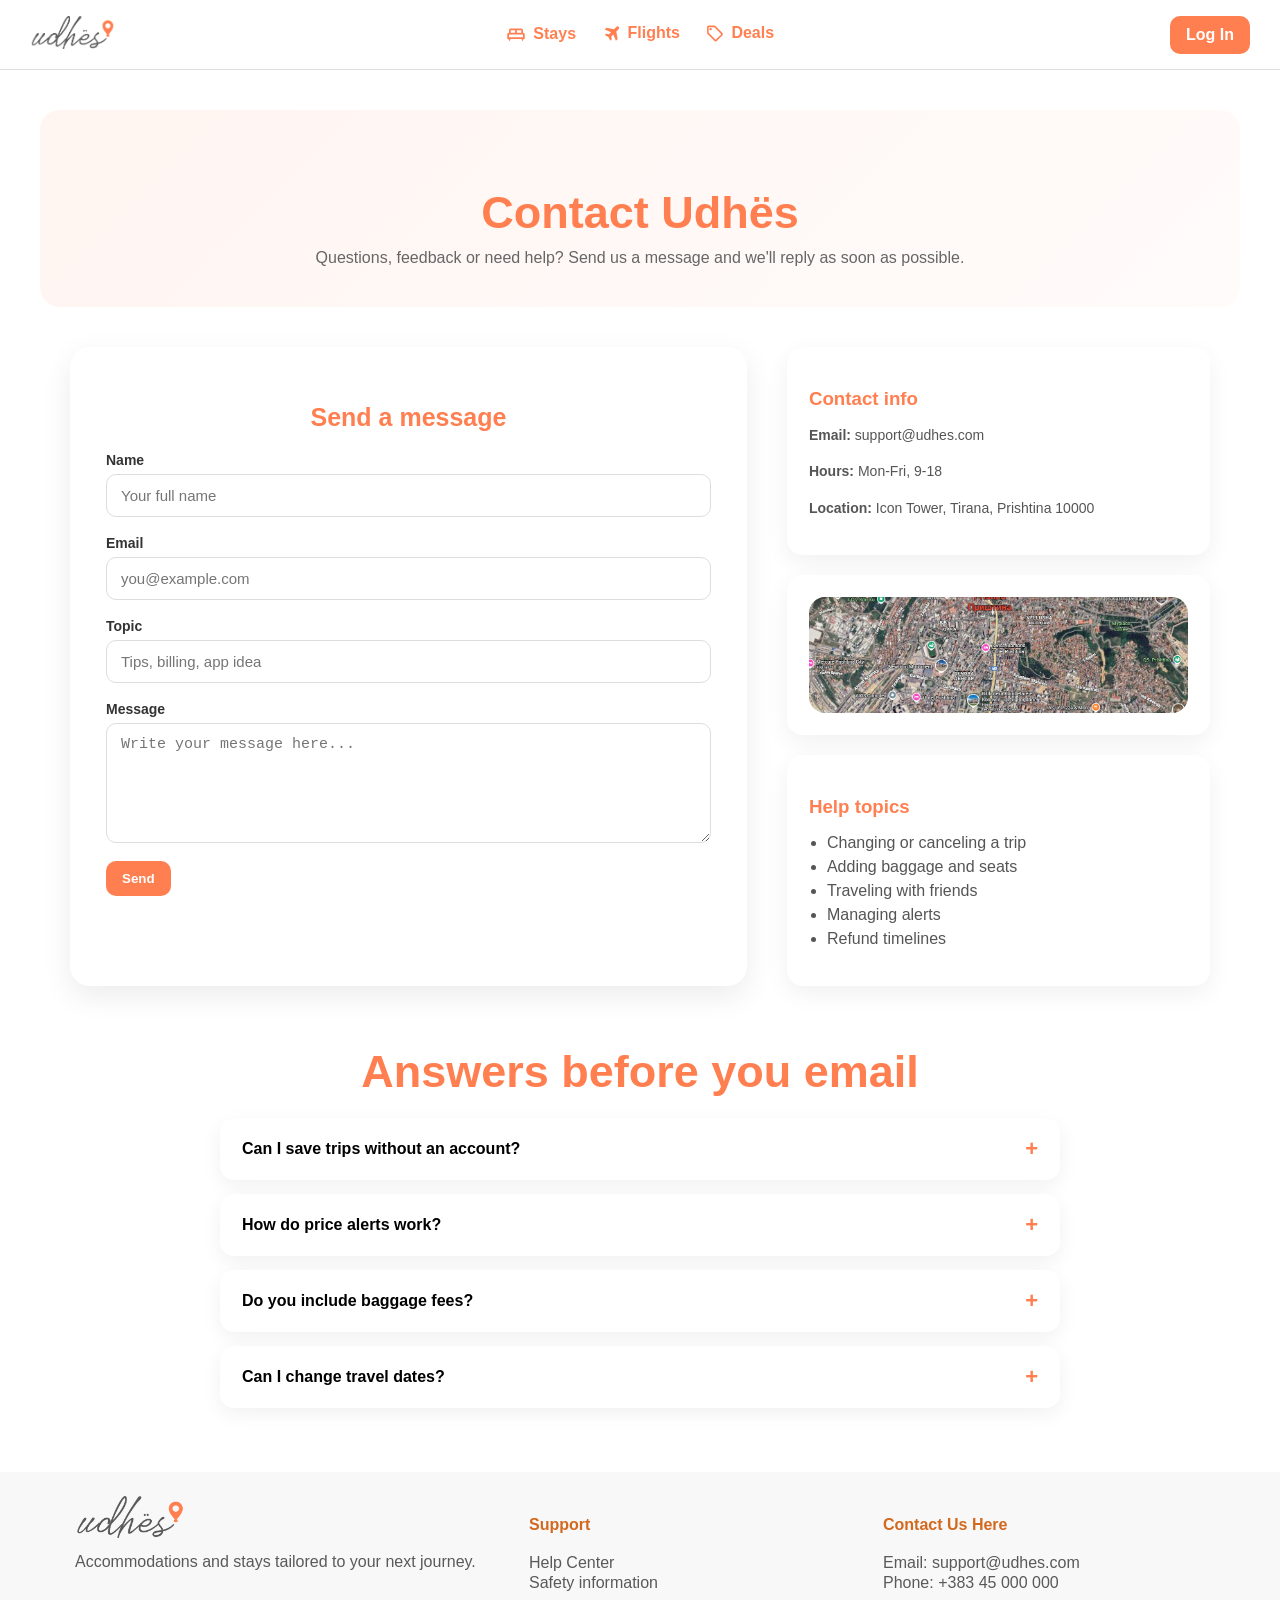
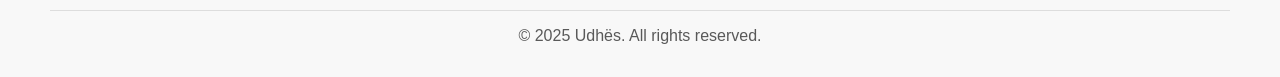
<file: html/contact.html>
<!DOCTYPE html>
<html lang="en">
<head>
    <meta charset="UTF-8">
    <title>Udhës | Contact</title>
    <meta name="viewport" content="width=device-width, initial-scale=1.0">

    <link rel="stylesheet" href="/css/general.css">
    <link rel="stylesheet" href="/css/deals.css">
    <link rel="stylesheet" href="/css/contact.css">
</head>
<body>

<div class="header">
    <div class="left-section">
        <a href="home.html"><img src="/images/udhes.png" id="logo"></a>
    </div>

    <div class="middle-section">
        <a href="home.html">
            <button class="middle-button" id="stys-button">
                <img src="/images/bed.svg" id="stays-icon">
                Stays
            </button>
        </a>
        <a href="flights.html">
            <button class="middle-button" id="flights-button">
                <img src="/images/plane.svg" id="flights-icon">
                Flights
            </button>
        </a>
        <a href="deals.html">
            <button class="middle-button" id="deas-button">
                <img src="/images/tag.svg" id="deals-icon">
                Deals
            </button>
        </a>
    </div>

    <div class="right-section">
        <a href="/html/login.html" class="login-button">Log In</a>
    </div>
</div>

<section class="contact-hero">
    <h1 class="featured-title">Contact Udhës</h1>
    <p class="deals-intro">Questions, feedback or need help? Send us a message and we'll reply as soon as possible.</p>
</section>

<section class="contact-grid">
    <div class="contact-form">
        <h2>Send a message</h2>
        <form id="contact-form">
            <div class="contact-field">
                <label for="c_name">Name</label>
                <input id="c_name" type="text" placeholder="Your full name">
            </div>

            <div class="contact-field">
                <label for="c_email">Email</label>
                <input id="c_email" type="email" placeholder="you@example.com">
            </div>

            <div class="contact-field">
                <label for="c_topic">Topic</label>
                <input id="c_topic" type="text" placeholder="Tips, billing, app idea">
            </div>

            <div class="contact-field">
                <label for="c_message">Message</label>
                <textarea id="c_message" placeholder="Write your message here..."></textarea>
            </div>

            <div class="contact-actions">
                <button type="submit" class="login-button" style="border: 0;">Send</button>
            </div>
        </form>
    </div>

    <aside class="contact-side">
        <div class="card">
            <h3><b>Contact info</b></h3>
            <p><b>Email:</b> support@udhes.com</p>
            <p><b>Hours:</b> Mon-Fri, 9-18</p>
            <p><b>Location:</b> Icon Tower, Tirana, Prishtina 10000</p>
        </div>

        <div class="card map-card">
            <img src="/images/map.png" alt="our location map" class="map-image">
        </div>

        <div class="card">
            <h3>Help topics</h3>
            <ul class="help-list">
                <li>Changing or canceling a trip</li>
                <li>Adding baggage and seats</li>
                <li>Traveling with friends</li>
                <li>Managing alerts</li>
                <li>Refund timelines</li>
            </ul>
        </div>
    </aside>
</section>
<section class="contact-faq">
    <h2 class="featured-title" style="color: #ff7f50;">Answers before you email</h2>

    <div class="faq-item">
        <button class="faq-question">
            Can I save trips without an account?
            <span>+</span>
        </button>
        <div class="faq-answer">
            Yes! But saving trips across devices requires an account.
        </div>
    </div>

    <div class="faq-item">
        <button class="faq-question">
            How do price alerts work?
            <span>+</span>
        </button>
        <div class="faq-answer">
            Create an alert and we’ll notify you by email when prices change.
        </div>
    </div>

    <div class="faq-item">
        <button class="faq-question">
            Do you include baggage fees?
            <span>+</span>
        </button>
        <div class="faq-answer">
            Some deals include baggage; always check the deal details.
        </div>
    </div>

    <div class="faq-item">
        <button class="faq-question">
            Can I change travel dates?
            <span>+</span>
        </button>
        <div class="faq-answer">
            Date changes depend on the provider and deal rules.
        </div>
    </div>
</section>


<footer class="site-footer">
    <div class="footer-content">
        <div class="footer-brand">
            <img src="/images/udhes.png" alt="Udhës logo" class="footer-logo">
            <p class="footer-motto">Accommodations and stays tailored to your next journey.</p>
        </div>

        <div class="footer-section">
            <a href="/html/contact.html"><h2>Support</h2></a>
            <p>Help Center</p>
            <p>Safety information</p>
        </div>

        <div class="footer-section">
            <a href="/html/contact.html"  class="contact-btn"><h2>Contact Us Here</h2></a>
            <p>Email: support@udhes.com</p>
            <p>Phone: +383 45 000 000</p>
            
        </div>
    </div>
    <hr class="footer-divider">

    <div class="footer-bottom">
        <p>© 2025 Udhës. All rights reserved.</p>
    </div>
</footer>

<script src="/js/contact.js"></script>

</body>
</html>
</file>
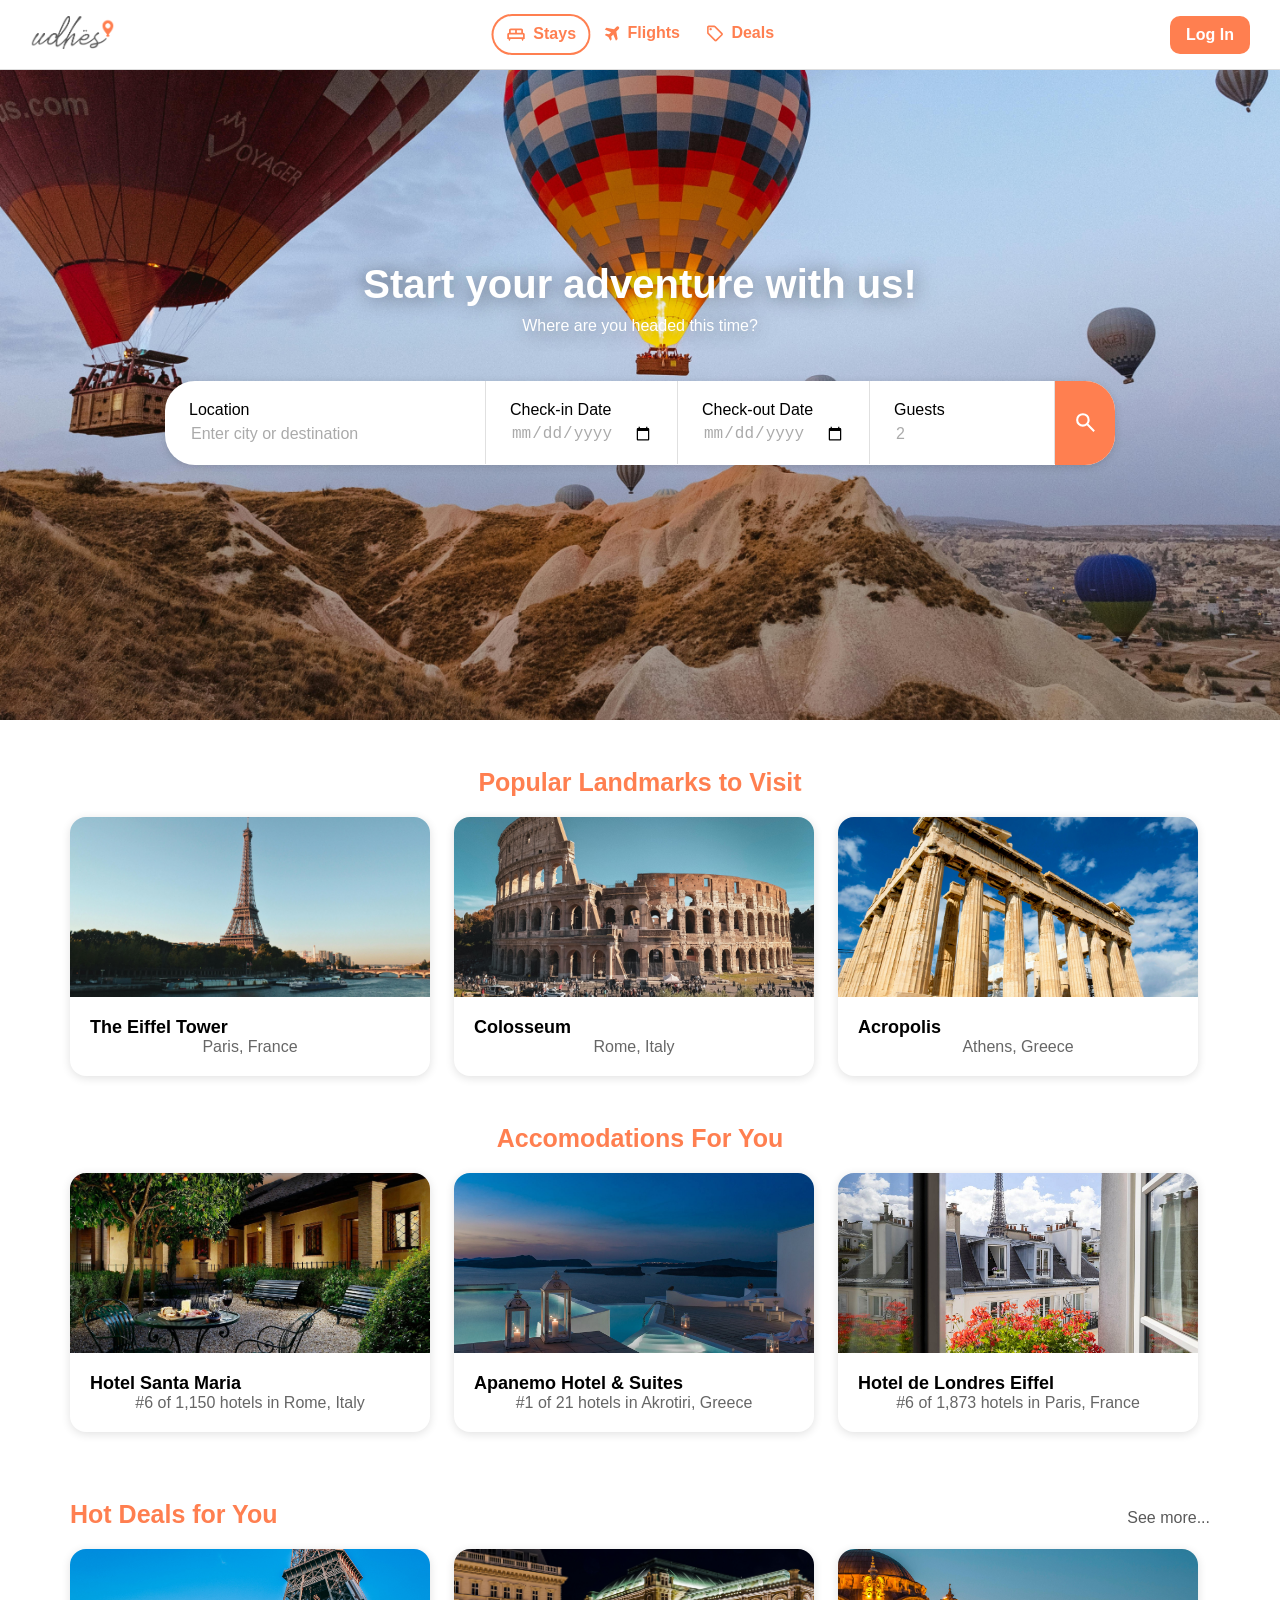
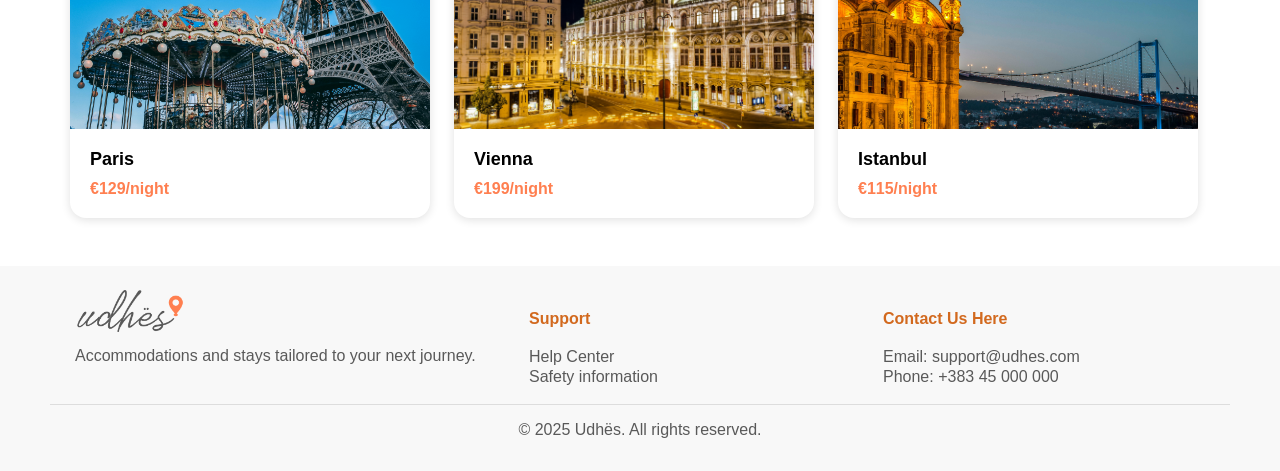
<file: html/home.html>
<!DOCTYPE html>
<html lang="en">
<head>
    <meta charset="UTF-8">
    <meta name="viewport" content="width=device-width, initial-scale=1.0">
    <title>Udhës | Accomodations for you</title>
    <link rel="stylesheet" href="/css/general.css">
    <link rel="stylesheet" href="/css/stays.css">
</head>
<body>
    <div class="header">
        <div class="left-section">
            <a href="home.html" style="text-decoration: none;"><img src="/images/udhes.png" id="logo" ></a>
        </div>

        <div class="middle-section">
            <a href="home.html" style="text-decoration: none;">
            <button class="middle-button" id="stays-button">
                <img src="/images/bed.svg" id="stays-icon">
                <label>Stays</label>
            </button></a>
            <a href="flights.html" style="text-decoration: none;">
            <button class="middle-button" id="flights-button">
                <img src="/images/plane.svg" id="flights-icon"> Flights
            </button></a>
            <a href="deals.html" style="text-decoration: none;">
            <button class="middle-button" id="deals-button">
                <img src="/images/tag.svg" id="deals-icon"> Deals
            </button></a>
        </div>

        <div class="right-section">
            <a href="/html/login.html" class="login-button" >Log In</a>
        </div>
    </div>
</div>

    <div class="slideshow-container">
        <div class="inner-container">
            <div class="intro-text">
                <h1>Start your adventure with us!</h1>
                <p>Where are you headed this time?</p>
            </div>
            <div class="search-box">
                <div class="search-field" id="location-field">
                    <label>Location</label>
                    <input type="text" id="locationInput" placeholder="Enter city or destination">
                </div>
                <div class="search-field">
                    <label>Check-in Date</label>
                    <input type="date" id="checkinInput">
                </div>
                <div class="search-field">
                    <label>Check-out Date</label>
                    <input type="date" id="checkoutInput">
                </div>
                <div class="search-field">
                    <label>Guests</label>
                    <input type="number" id="guestsInput" min="1" value="2" size="5">
                    </div>
                <button class="search-button" onclick="searchProperties()">Search</button>
            </div>
        </div> 
    </div>

    <section class="featured-section">
        <h2>Popular Landmarks to Visit</h2>

        <div class="featured-grid">
            <div class="featured-card">
                <img src="/images/eiffeltower.jpg" class="featured-image">
                <div class="featured-info">
                    <h3>The Eiffel Tower</h3>
                    <p>Paris, France</p>
                </div>
            </div>

            <div class="featured-card">
                <img src="/images/colosseum.jpg" class="featured-image">
                <div class="featured-info">
                    <h3>Colosseum</h3>
                    <p class="location">Rome, Italy</p>
                </div>
            </div>

            <div class="featured-card">
                <img src="/images/acropolis.jpg" class="featured-image">
                <div class="featured-info">
                    <h3>Acropolis</h3>
                    <p>Athens, Greece</p>
                </div>
            </div>
        </div>
    </section>

    <section class="featured-section">
        <h2>Accomodations For You</h2>

        <div class="featured-grid">
            <div class="featured-card">
                <img src="/images/hotel1.jpg" class="featured-image">
                <div class="featured-info">
                    <h3>Hotel Santa Maria</h3>
                    <p class="location">#6 of 1,150 hotels in Rome, Italy</p>
                </div>
            </div>

            <div class="featured-card">
                <img src="/images/hotel2.jpg" class="featured-image">
                <div class="featured-info">
                    <h3>Apanemo Hotel & Suites</h3>
                    <p class="location">#1 of 21 hotels in Akrotiri, Greece</p>
                </div>
            </div>

            <div class="featured-card">
                <img src="/images/hotel3.jpg" class="featured-image">
                <div class="featured-info">
                    <h3>Hotel de Londres Eiffel</h3>
                    <p class="location">#6 of 1,873 hotels in Paris, France</p>
                </div>
            </div>
        </div>
    </section>

    <section class="featured-section">
        <div class="deals-title">
            <h2 class="deals-title">Hot Deals for You</h2>
            <a href="/html/deals.html">See more...</a>
        </div>

        <div class="featured-grid">
            <div class="featured-card">
                <img src="/images/paris2.jpg" class="featured-image">
                <div class="featured-info">
                    <h3>Paris</h3>
                    <h4 class="price">€129/night</h4>
                </div>
            </div>

            <div class="featured-card">
                <img src="/images/vienna.jpg" class="featured-image">
                <div class="featured-info">
                    <h3>Vienna</h3>
                    <h4 class="price">€199/night</h4>
                </div>
            </div>

            <div class="featured-card">
                <img src="/images/istanbul.jpg" class="featured-image">
                <div class="featured-info">
                    <h3>Istanbul</h3>
                    <h4 class="price">€115/night</h4>
                </div>
            </div>
        </div>
    </section>
    
    <footer class="site-footer">
        <div class="footer-content">
            <div class="footer-brand">
                <img src="/images/udhes.png" alt="Udhës logo" class="footer-logo">
                <p class="footer-motto">Accommodations and stays tailored to your next journey.</p>
            </div>

            <div class="footer-section">
                <a href="/html/contact.html" style="text-decoration: none;"><h2>Support</h2></a>
                <p>Help Center</p>
                <p>Safety information</p>
            </div>

            <div class="footer-section">
                <a href="/html/contact.html"  class="contact-btn" style="text-decoration: none;"><h2>Contact Us Here</h2></a>
                <p>Email: support@udhes.com</p>
                <p>Phone: +383 45 000 000</p>
            </div>
        </div>
        <hr class="footer-divider">

        <div class="footer-bottom">
            <p>© 2025 Udhës. All rights reserved.</p>
        </div>
    </footer>

</body>
</html>
</file>
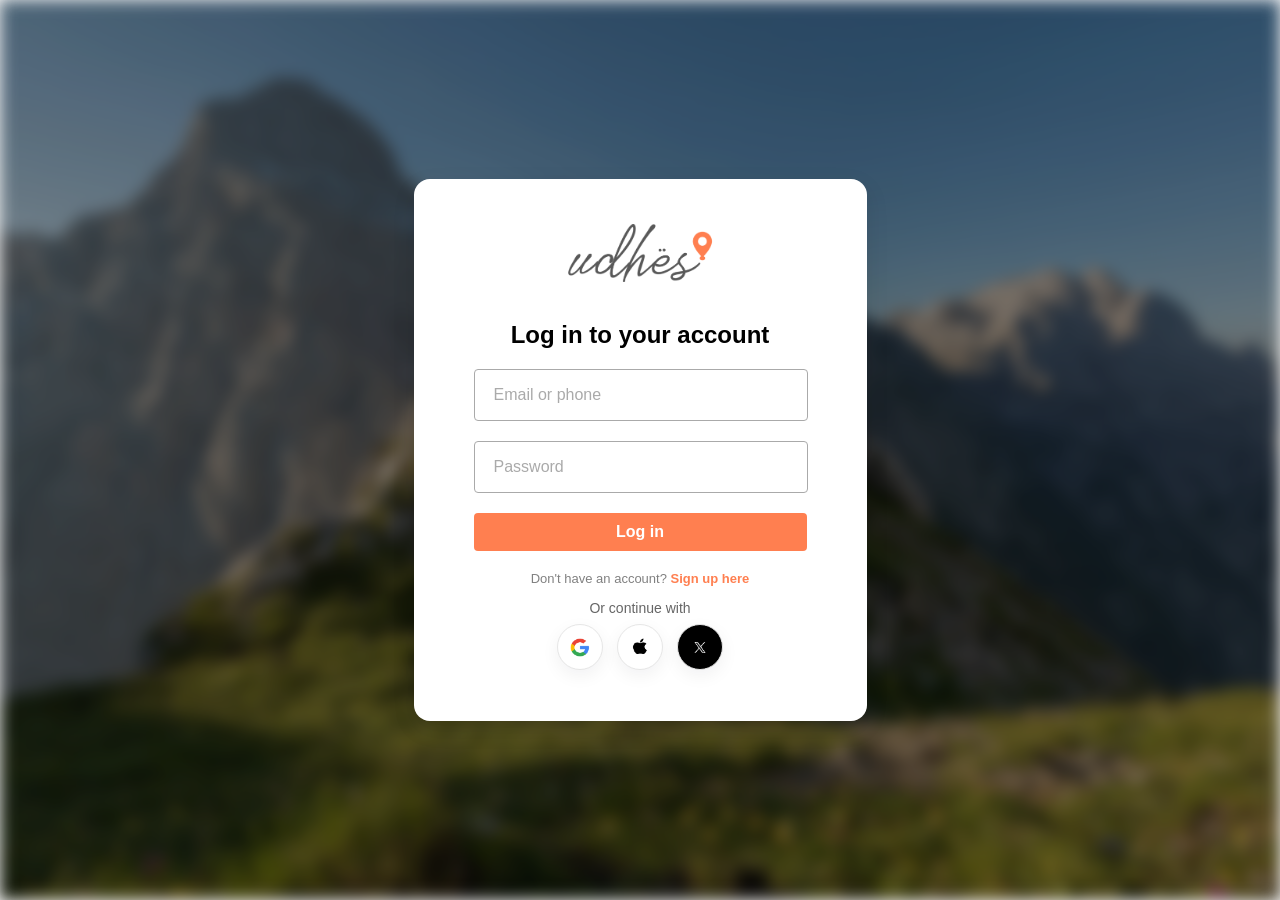
<file: html/login.html>
<!DOCTYPE html>
<html>
<head>
  <meta charset="UTF-8">
  <meta name="viewport" content="width=device-width, initial-scale=1.0">
  <title>Log In</title>  
  <link rel="stylesheet" href="/css/login.css">
</head>
<body>  
<div class="container">
  <div class="auth-container">
    <img src="/images/udhes.png" id="logo" >
    <h2>Log in to your account</h2>
    <form id="login-form">
        <div class="field">
            <input type="email" placeholder=" " id="email" required>
            <label for="email">Email or phone</label>
        </div>
        <div class="field">
            <input type="password" placeholder=" " id="loginPassword" required>
            <label for="email">Password</label>
        </div>
        <button class="login-button" type="submit">
          Log in
        </button>
        <p class="form-warning" id="formWarning"></p>
        <p class="signup-link">Don't have an account? <a href="/html/signup.html">Sign up here</a></p>
          <div class="social-login">
              <div class="social-label">Or continue with</div>
              <div class="social-row">
                  <button type="button" class="social-btn google" aria-label="Continue with Google"><img src="/images/google.png" alt="Google"></button>
                  <button type="button" class="social-btn apple" aria-label="Continue with Apple"><img src="/images/apple.jpg" alt="Apple"></button>
                  <button type="button" class="social-btn x" aria-label="Continue with X"><img src="/images/x.png" alt="X"></button>
              </div>
          </div>
    </form>
  </div>
</div>

  <script src="/js/auth.js"></script>

  </body>
  </html>
</file>
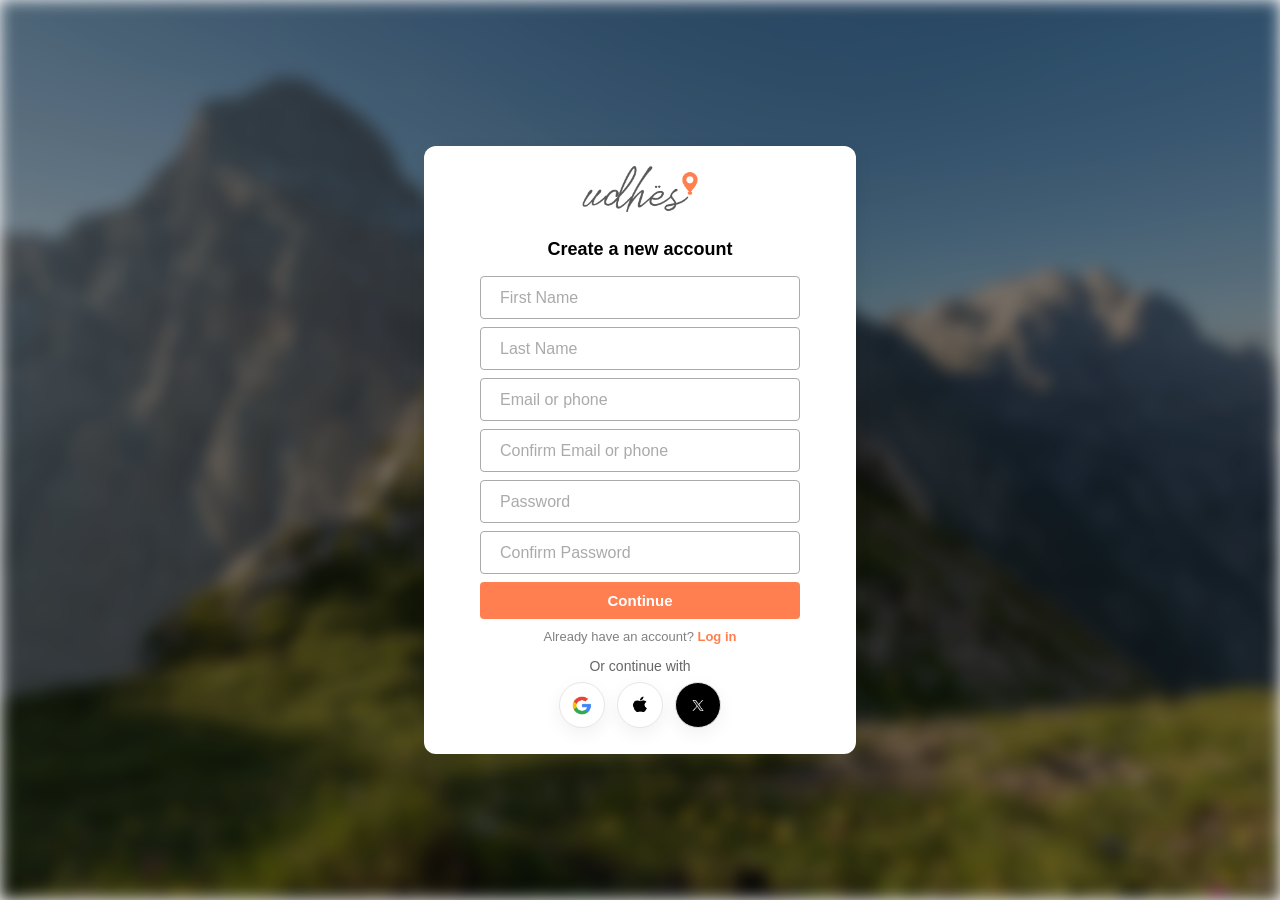
<file: html/signup.html>
<!DOCTYPE html>
<html lang="en">
<head>
    <meta charset="UTF-8">
    <meta name="viewport" content="width=device-width, initial-scale=1.0">
    <title>Sign up</title>
    <link rel="stylesheet" href="/css/login.css">
</head>
<body>
    <div class="container">
    <div class="auth-container compact">
        <img src="/images/udhes.png" id="logo" >
        <h2>Create a new account</h2>
        <form id="signup-form" novalidate>
            <div class="field">
                <input type="text" placeholder=" " id="firstName" required>
                <label for="firstName">First Name</label>
            </div>
            <div class="field">
                <input type="text" placeholder=" " id="lastName" required>
                <label for="lastName">Last Name</label>
            </div>
            <div class="field">
                <input type="email" placeholder=" " id="contact" required>
                <label for="contact">Email or phone</label>
            </div>
            <div class="field">
                <input type="email" placeholder=" " id="contactConfirm" required>
                <label for="contactConfirm">Confirm Email or phone</label>
            </div>
            <div class="field">
                <input type="password" placeholder=" " id="signupPassword" required>
                <label for="signupPassword">Password</label>
            </div>
            <div class="field">
                <input type="password" placeholder=" " id="signupPasswordConfirm" required>
                <label for="signupPasswordConfirm">Confirm Password</label>
            </div>
            <button class="login-button" type="submit">
            Continue
            </button>
            <p class="form-warning" id="formWarning"></p>
            <p class="signup-link">Already have an account? <a href="/html/login.html">Log in</a></p>
          <div class="social-login">
              <div class="social-label">Or continue with</div>
              <div class="social-row">
                  <button type="button" class="social-btn google" aria-label="Continue with Google"><img src="/images/google.png" alt="Google"></button>
                  <button type="button" class="social-btn apple" aria-label="Continue with Apple"><img src="/images/apple.jpg" alt="Apple"></button>
                  <button type="button" class="social-btn x" aria-label="Continue with X"><img src="/images/x.png" alt="X"></button>
              </div>
          </div>
        </form>
        <script src="/js/auth.js"></script>
    </div>
    </div>
</body>
</html>
</file>
<file: css/general.css>
body {
    font-family: Arial, sans-serif;
    background-color: white;
    margin: 0;
}

.header {
    position: relative;
    height: 70px;
    display: flex;
    align-items: center;
    padding: 0 30px;
    border-bottom: 1px solid #ddd;
}

.left-section {
    width: fit-content;
}

#logo {
    width: 85px;
}


.right-section {
    width: fit-content;
    margin-left: auto;
    display: flex;
    align-items: center;
    vertical-align: middle;
}

.middle-section {
    min-width: 295px;
    position: absolute;
    justify-content: center;
    left: 50%;
    transform: translateX(-50%);
    display: flex;
    gap: 2px;
}

#flights-icon, #deals-icon {
    margin-right: 2px;
    height: 19px;
    vertical-align: middle;
}

#stays-icon {
    margin-right: 2px;
    height: 21px;
    vertical-align: middle;
}


.middle-button {
    font-size: 16px;
    background-color: white;
    color: #ff7f50;
    font-weight: bold;
    border: none; 
    border-radius: 20px;
    cursor: pointer;
    padding: 8px 12px;
    transition: background-color 0.15s, color 0.15s;

    display: inline;
    align-content: center;
    vertical-align: middle;
}

.middle-button:hover {
    background-color: rgba(0, 0, 0, 0.05);
}

.login-button {
    background: #ff7f50;
    color: white;
    border-radius: 10px;
    padding: 10px 16px;
    font-weight: bold;
    display: inline-block;
    text-decoration: none;
}

.middle-button a {
    color: white;
}

*{
    box-sizing: border-box;
}

.inner-container {
    padding: 31px;
}

.search-box {
    background-color: white;
    border-radius: 30px;
    display: flex;
    align-items: center;
    max-width: 1100px;
    box-shadow: 0 2px 8px rgba(0, 0, 0, 0.15);
    overflow: hidden;
    margin: 0 auto 90px auto;
}

.search-field {
    display: flex;
    flex-direction: column;
    flex: 1;
    padding: 20px 24px;
    border-right: 1px solid #e0e0e0;
    transition: background-color 0.2s;
    width: fit-content;
}

#location-field {
    flex: 2;
    flex-shrink: 0.5;
}

#guests-field {
    flex: 0.5;
}

.search-field:hover {
    background-color: rgba(0, 0, 0, 0.02);
}

.search-field label {
    font-size: 16px;
    color: black;
    margin-bottom: 5px;
    font-weight: 500;
}

.search-field input {
    border: none;
    font-size: 16px;
    background: transparent;
    color: #aaa;
    width: 100%;
}

.search-field input::placeholder {
    color: #aaa;
}

.search-field input:focus {
    outline: none;
    color: black;
}

.search-button {
    width: 60px;
    height: 83.8px;
    min-width: fit-content;
    padding: 0;
    background: #ff7f50;
    color: white;
    border: none;
    font-size: 0;
    font-weight: 500;
    cursor: pointer;
    transition: background 0.3s ease;
    display: flex;
    align-items: center;
    justify-content: flex-end;
    position: relative;
    background-image: url(../images/search-icon.svg);
    background-repeat: no-repeat;
    background-position: center;
    background-size: 25px 25px;
}

.search-btn:hover {
    background-color: #ff7f50;
}

.search-group-bottom {
    display: flex;
    width: auto;
    flex: 1.5;
}

#guests-field {
    flex: 1; 
    border-right: none; 
}

@media (max-width: 810px) {
    .search-box {
        flex-direction: column;
        max-width: 500px;
    }

    .search-field {
        width: 100%;
        border-right: none;
        border-bottom: 1px solid #e0e0e0;
    }
    
    .search-group-bottom {
        display: flex;
        width: 100%;
        align-items: center;
    }

    #guests-field {
        flex: 1; 
        border-bottom: none;
    }

    .search-button {
        width: 55px;
        height: 55px;
        margin-right: 15px;
        flex-shrink: 0;
        border-radius: 100%;
    }

    #from-to {
        display: flex;
        flex-direction: row;
    }
}

.intro-text {
    color: white;
    text-align: center;
    text-shadow: 1px 1px 20px rgba(0, 0, 0, 0.5);
}

.featured-section {
    
    max-width: 1200px;
    margin: 40px auto;
    padding: 0 40px;
}

.featured-title {
    font-size: 25px;
    margin-bottom: 20px;
    color:#ff7f50;
}

.featured-grid.accomodations{
    display: flex;
    gap: 25px;
    max-width: 1130px;
    align-items: center;
    overflow-x: auto;
    scroll-behavior: smooth;
    anchor-name: --carousel1;
    scroll-snap-type: x mandatory;
}

.featured-grid.flights {
    display: flex;
    gap: 25px;
    max-width: 1130px;
    align-items: center;
    overflow-x: auto;
    scroll-behavior: smooth;
    anchor-name: --carousel2;
}

.featured-grid.accomodations::-webkit-scrollbar,
.featured-grid.flights::-webkit-scrollbar  {
    display: none;
}

.featured-grid.accomodations::scroll-button(right){
    content: '\2192';
    border: none;
    font-size: 20px;
    color: white;
    background-color: #ff7f50;
    height: 50px;
    width: 50px;
    border-radius: 50%;
    padding: 10px;
    cursor: pointer;
    position: fixed;
    position-anchor: --carousel1;
    position-area: right center;
    translate: -50%;
}

.featured-grid.flights::scroll-button(right) {
    content: '\2192';
    border: none;
    font-size: 20px;
    color: white;
    background-color: #ff7f50;
    height: 50px;
    width: 50px;
    border-radius: 50%;
    padding: 10px;
    cursor: pointer;
    position: fixed;
    position-anchor: --carousel2;
    position-area: right center;
    translate: -50%;
}

.featured-grid.accomodations::scroll-button(left){
    content: '\2190';
    border: none;
    font-size: 20px;
    color: white;
    background-color: #ff7f50;
    height: 50px;
    width: 50px;
    border-radius: 50%;
    padding: 10px;
    cursor: pointer;
    position: fixed;
    position-anchor: --carousel1;
    position-area: left center;
    translate: 50%;
}

.featured-grid.flights::scroll-button(left){
    content: '\2190';
    border: none;
    font-size: 20px;
    color: white;
    background-color: #ff7f50;
    height: 50px;
    width: 50px;
    border-radius: 50%;
    padding: 10px;
    cursor: pointer;
    position: fixed;
    position-anchor: --carousel2;
    position-area: left center;
    translate: 50%;
}

.featured-grid::scroll-button(right):disabled,
.featured-grid::scroll-button(left):disabled {
    opacity: 0.5;
    cursor: auto;
}

.featured-card {
    scroll-snap-align: start;
    border-radius: 16px;
    min-width: 360px;
    overflow: hidden;
    box-shadow: 0 2px 10px rgba(0, 0, 0, 0.12);
    background-color: white;
    cursor: pointer;
    transition: transform 0.2s, box-shadow 0.2s;
    flex: 0 0 5em;
}

.featured-image {
    width: 100%;
    height: 180px;
    object-fit: cover;
    display: block;
}

.featured-info {
    padding: 20px;
}

.featured-info h3 {
    margin: 0;
    font-size: 18px;
}

.deals-title a {
    margin: 0;
    font-size: 16px;
    color: #595959;
    text-decoration: none;
}

.deals-title, .flight-title {
    display: flex;
    justify-content: space-between;
    align-items: baseline;
}

.featured-grid {
    display: flex;
    gap: 24px;
}

.featured-card:hover {
    transform: translateY(-5px);
    box-shadow: 0 8px 22px rgba(0,0,0,0.16);
}

.featured-image {
    width: 100%;
    height: 180px;
    object-fit: cover;
}

.featured-info {
    padding: 20px;
}

.featured-info img {
    width: 80px;
    height: 80px;
    object-fit: cover;
    border-radius: 50%;
    display: block;
    margin: 0 auto 14px;
}

.featured-section[style*="background:#fff3ee"] {
    padding: 24px;
}

.site-footer {
    background-color: #f8f8f8;
    padding: 24px 50px 16px 50px;
    margin-top: 40px;
    font-size: 16px;
    color: #595959;
    font-weight: 200;
}

.footer-content {
    max-width: 1130px;
    margin: 0 auto 16px auto;
    display: flex;
    flex-wrap: wrap;
    gap: 32px;
}



.footer-brand {
    flex: 1 1 260px;
}

.footer-logo {
    width: 110px;
    margin-bottom: 8px;
}

.footer-motto {
    margin: 0;
    line-height: 1.5;
}

.footer-section {
    flex: 1 1 160px;
}

.footer-section p, .footer-section h2{
    text-align: left;
}


.footer-section h2{
    color: chocolate;
}
.featured-title {
    font-size: 20px;
}

h2 {
    margin: 20px 0;
    font-size: 16px;
    color: black;
}

.footer-section p {
    margin: 2px 0;
}

.footer-bottom {
    text-align: center;
    margin-bottom: 8px;
}

.footer-divider {
    border: 0;
    border-top: 1px solid #ddd;
    margin: 0;
    width: 100%;
}

.featured-section h1,
.featured-section h2,
.featured-deals h2{
    font-size: 25px;
    color: #ff7f50;
}

.last-minute-deals {
    display: block;
    justify-content: center;
    margin-top: 30px;
    padding: 30px;
    background:#fff3ee;
    border-radius:16px;
    text-align: center;
    max-width: 1200px;
}

.last-minute {
    justify-content: center;
    align-content: center;
    align-items: center;
    margin: 0 auto;
}

@media (max-width: 890px) {
    .user-greeting {
        display: none;
    }
}

@media (max-width: 590px) {
    .middle-button {
        font-size: 0;
        padding: 8px;
    }
    
    .middle-button label {
        display: none;
    }

    .middle-button img {
        margin-right: 0;
        height: 24px;
    }
}

.page-body {
    max-width: 1200px;
    margin: 0 auto;
    padding: 0;
    justify-content: center;
}

.featured-deals{
    display: fit-content;
    margin: 0 auto;
    padding: 0 35px;
}

.deals-container {
    justify-content: center;
    margin: 0 auto;
}

.deals-grid {
    display: flex;
    flex-wrap: wrap;
    justify-content: center;
    gap: 25px;
}

.deal-grid {
    display: flex;
    gap: 25px;
    max-width: 1130px;
    align-items: center;
    overflow-x: auto;
    scroll-behavior: smooth;
    justify-content: flex-start;
    anchor-name: --carousel;
    scroll-snap-type: x mandatory;
}

.deal-grid::-webkit-scrollbar {
    display: none;
}

.deal-grid::scroll-button(right) {
    content: '\2192';
    border: none;
    font-size: 20px;
    color: white;
    background-color: #ff7f50;
    height: 50px;
    width: 50px;
    border-radius: 50%;
    padding: 10px;
    cursor: pointer;
    position: fixed;
    position-anchor: --carousel;
    position-area: right center;
    translate: -50%;
}

.deal-grid::scroll-button(left){
    content: '\2190';
    border: none;
    font-size: 20px;
    color: white;
    background-color: #ff7f50;
    height: 50px;
    width: 50px;
    border-radius: 50%;
    padding: 10px;
    cursor: pointer;
    position: fixed;
    position-anchor: --carousel;
    position-area: left center;
    translate: 50%;
}

.deal-grid::scroll-button(right):disabled,
.deal-grid::scroll-button(left):disabled {
    opacity: 0.5;
    cursor: auto;
}

.description p{
    font-size: 10px;
    justify-content: left;
}

.deal-card {
    background: white;
    border-radius: 18px;
    box-shadow: 0 6px 20px rgba(0,0,0,0.12);
    transition: transform 0.2s, box-shadow 0.2s;
    overflow: hidden;
    flex: 0 1 350px;
}

.deal-card:hover {
    transform: translateY(-6px);
    box-shadow: 0 10px 26px rgba(0,0,0,0.18);
}

.deal-image {
    width: 100%;
    height: 180px;
    object-fit: cover;
}

.deal-body {
    padding: 18px;
}

.price {
    color: #ff7f50;
    font-weight: bold;
    margin: 10px 0 0 0;
}

.deal-bottom {
    display: flex;
    justify-content: space-between;
    margin-top: 14px;
}

.price {
    color: #ff7f50;
    font-weight: bold;
}

h2 {
    text-align: center;
}

.featured-section strong {
    display: block;
    text-align: center;
    margin: 0;
}

.featured-section p {
    margin: 0 25px;
    color: #666666;
    text-align: center;
    font-weight: 200;
}

.flights-grid {
    display: flex;
    flex-wrap: wrap;
    justify-content: center;
    gap: 25px;
}

.featured-cards {
    display: fit-content;
    margin: 0 auto;
    padding: 0 35px;
    justify-content: center;
    overflow-x: auto;
}

.page-body {
    max-width: 1200px;
    margin: 0 auto;
    padding: 0;
    justify-content: center;
}

.ticket-type {
    font-size: 16px;
    color: #999;
    margin-top: 5px;
}

.page-body h2 {
    font-size: 25px;
    color: #ff7f50;
    display: block;
    margin: 20px 0;
}

.comments-title {
    display: inline;
}
</file>
<file: css/deals.css>
.deals-intro {
    color: #666;
    max-width: 700px;
    margin-bottom: 24px;
}

a {
    text-decoration: none;
    color: inherit;
}

.intro-section {
    margin-top: 0px;
}

.stats{
    display: flex;   
    flex-wrap: wrap;
    align-items: center;
    text-align: center;
    justify-content: center;
    gap: 30px;
    margin: 48px auto;
    padding: 0 30px;
    min-width: 160px;
}

.stats h1, .how-it-works h1 {
    font-size: 40px;
    margin: 10px;
    color:#ff7f50;
}

.stats p {
    font-size: 16px;
}

#deals-button {
    box-shadow: 0 0 0 2px #ff7f50;
}

.login-button {
    background: #ff7f50;
    color: white;
    border-radius: 10px;
    padding: 10px 16px;
    font-weight: bold;
    display: inline-block;
}

.slideshow-container {
    width: 100%;
    margin: 0px 0 48px;
    position: relative;
}

.slideshow-container img {
    width: 100%;
    height: 420px;
    object-fit: cover;
}
.slideshow-container .featured-title {
    position: absolute;
    left: 50%;
    top: 50%;
    transform: translate(-50%, -50%);
    margin: 0;
    padding: 0 16px;
    color: #e9e9e9;
    font-size: 30px;
    font-weight: bold;
    text-align: center;
    text-shadow: 0 6px 20px rgba(0,0,0,0.6);
    pointer-events: none;
}

.slideshow-container .featured-title p{
    font-size: 16px;
    margin-top: 8px;
    text-shadow: 0 6px 20px rgba(0,0,0,0.6);
    color: #ffffffb0;
}

.featured-title{
    font-size: 45px;
}

.deals-title, .controls {
    display: flex;
    justify-content: center;
    text-align: left;
    width: 100%;
}

.controls {
    margin-bottom: 20px;
}

.controls select {
    padding: 10px 14px;
    border-radius: 10px;
    border: 1px solid #ddd;
}

.urgency-banner {
    background: #fff3ee;
    border-radius: 16px;
}

.urgency-content {
    display: flex;
    justify-content: space-between;
    align-items: center;
    flex-wrap: wrap;
    gap: 20px;
}

.urgency-stat span {
    font-size: 32px;
    font-weight: bold;
    color: #ff7f50;
}

.urgency-stat p {
    margin: 0;
    color: #666;
}

.featured-info h3 {
    margin-bottom: 6px;
}

.comment-section {
    display: flex;
    justify-content: center;
    gap: 25px;
    flex-wrap: wrap;
    margin-top: 30px;
}

.comment-card {
    max-width: 356px;
    min-width: 250px;
    background: white;
    border-radius: 16px;
    box-shadow: 0 2px 10px rgba(0,0,0,0.12);
    transition: transform 0.2s, box-shadow 0.2s;
}

.comment {
    display: flex;
    align-items: center;
}

.text {
    flex-direction: column;
    text-align: left;
    justify-content: flex-start;
}

.user-image {
    height: 80px;
    width: 80px;
    object-fit: cover;
    border-radius: 100%;
    margin: 20px 0 20px 20px;
}

.steps {
    display: flex;
    flex-wrap: wrap;
    row-gap: 20px;
    justify-content: center;
}

.how-it-works {
    flex-wrap: wrap;
}

.how-it-works p {
    margin-top: 10px;
    color: #555;
}

.description p{
    font-size: 10px;
    justify-content: left;
}

.newsletter {
    max-width: 1130px;
    margin: 64px auto;
    padding: 40px;
    background: #f9f9f9;
    border-radius: 16px;
}

.newsletter h2 {
    text-align: left;
    font-size: 28px;
    margin-bottom: 8px;
}

.newsletter-box {
    display: flex;
    gap: 10px;
    margin-top: 16px;
}

.newsletter-box input {
    flex: 1;
    padding: 12px;
    border-radius: 10px;
    border: 1px solid #ddd;
}

.site-footer {
    margin-top: 64px;
}

.featured-section strong {
    display: block;
    text-align: center;
    margin: 0;
}

.featured-section p {
    margin: 0 25px;
    color: #666666;
    text-align: center;
    font-weight: 200;
}

.featured-section.comment {
    justify-content: center;
}

.step {
    text-align: center;
    display: block;
    align-items: center;
    align-content: center;
    max-width: 250px;
    min-width: 150px;
}
</file>
<file: css/contact.css>
.contact-hero {
    max-width: 1200px;
    margin: 40px auto 20px;
    padding: 40px 30px;
    text-align: center;
    background: linear-gradient(
        135deg,
        rgba(255,127,80,0.08),
        rgba(255,127,80,0.03)
    );
    border-radius: 20px;
}

.contact-hero .featured-title {
    margin-bottom: 10px;
}

.contact-hero .deals-intro {
    margin: 0 auto;
}

.contact-grid {
    max-width: 1200px;
    margin: 40px auto;
    padding: 0 30px;

    display: grid;
    grid-template-columns: 1.6fr 1fr;
    gap: 40px;
}

.contact-form {
    background: white;
    padding: 36px;
    border-radius: 20px;
    box-shadow: 0 10px 30px rgba(0,0,0,0.08);
}

.contact-form h2 {
    margin-bottom: 20px;
    font-size: 25px;
    color: #ff7f50;
}

.contact-field {
    display: flex;
    flex-direction: column;
    margin-bottom: 18px;
}

.contact-field label {
    font-size: 14px;
    font-weight: 600;
    margin-bottom: 6px;
    color: #333;
}

.contact-field input,
.contact-field textarea {
    padding: 12px 14px;
    font-size: 15px;
    border-radius: 10px;
    border: 1px solid #ddd;
    outline: none;
    transition: border 0.2s, box-shadow 0.2s;
}

.contact-field textarea {
    min-height: 120px;
    resize: vertical;
}

.contact-field input:focus,
.contact-field textarea:focus {
    border-color: #ff7f50;
    box-shadow: 0 0 0 3px rgba(255,127,80,0.15);
}

.contact-actions {
    margin-top: 10px;
}

.contact-side {
    display: flex;
    flex-direction: column;
    gap: 20px;
}

.contact-side .card {
    background: white;
    padding: 22px;
    border-radius: 16px;
    box-shadow: 0 8px 24px rgba(0,0,0,0.06);
}

.contact-side .card p {
    color: #555;
    font-size: 14px;
    line-height: 1.6;
    
}

.contact-side h3 {
    margin-bottom: 10px;
    color: #ff7f50;
}

.map-card {
    height: 160px;
    display: flex;
    align-items: center;
    justify-content: center;
    color: #888;
    font-size: 14px;
    background: repeating-linear-gradient(
        45deg,
        #f5f5f5,
        #f5f5f5 10px,
        #ededed 10px,
        #ededed 20px
    );
}

.map-card {
    padding: 0;
    overflow: hidden;
}

.map-card .map-image,
.map-card img {
    width: 100%;
    height: 100%;
    display: block;
    object-fit: cover;
    border-radius: inherit;
}

.help-list {
    padding-left: 18px;
    color: #555;
}

.help-list li {
    margin-bottom: 6px;
}
.contact-faq {
    max-width: 900px;
    margin: 60px auto;
    padding: 0 30px;
}

.faq-item {
    background: white;
    border-radius: 14px;
    box-shadow: 0 6px 20px rgba(0,0,0,0.06);
    margin-bottom: 14px;
    overflow: hidden;
}

.faq-question {
    width: 100%;
    background: none;
    border: none;
    padding: 18px 22px;
    font-size: 16px;
    font-weight: 600;
    text-align: left;
    display: flex;
    justify-content: space-between;
    align-items: center;
    cursor: pointer;
}

.faq-question span {
    font-size: 22px;
    color: #ff7f50;
    transition: transform 0.2s ease;
}

.faq-answer {
    max-height: 0;
    overflow: hidden;
    padding: 0 22px;
    font-size: 14px;
    color: chocolate;
    line-height: 1.6;
    transition: max-height 0.25s ease, padding 0.25s ease;
}

.faq-item.active .faq-answer {
    max-height: 120px;
    padding: 0 22px 18px;
}

.faq-item.active .faq-question span {
    transform: rotate(45deg);
}
</file>
<file: css/stays.css>
#stays-button {
    box-shadow: 0 0 0 2px #ff7f50;
}

.slideshow-container {
    display: flex;
    flex-wrap: wrap;
    justify-content: center;   
    align-items: center;
    width: 100%; 
    height: 650px;
    overflow: hidden;  
    position: relative;
    background-image: url(../images/turkiye.jpg);
    background-position: center;
    background-size: cover;
    background-repeat: no-repeat;
    animation: slide 30s infinite;
    transition: all 0.5s ease;
}

@keyframes slide {
    20% {
        background-image: url(../images/paris.jpg);
    }
    
    40% {
        background-image: url(../images/switzerland.jpg);
    }

    60% {
        background-image: url(../images/slovenia.jpg);
    }

    80% {
        background-image: url(../images/italy.jpg);
    }

    100% {
        background-image: url(../images/turkiye.jpg);
    }
}

.slideshow-container h1 {
    font-size: 40px;
    margin-bottom: 0;
}
.slideshow-container p {
    font-size: 16px;
    margin-top: 10px;
}

.intro-text {
    margin-bottom: 46px;
}

.featured-section {
    max-width: 1200px;
    margin: 48px auto;
    padding: 0 30px;
}

.featured-section[style*="background:#fff3ee"] {
    padding: 24px;
}

.featured-section > div[style*="display:flex"] {
    justify-content: center;
}

.featured-section > div[style*="display:flex"] > div {
    min-width: 160px;
}
</file>
<file: css/login.css>
body {
    margin: 0;
    font-family: Arial, sans-serif;
    background: #f5f5f5;
}

body::before{
    content: "";
    position: fixed;
    inset: 0;
    background-image: url("../images/slovenia.jpg");
    background-size: cover;
    background-position: center;
    filter: blur(8px) brightness(0.55);
    z-index: -1;
}

.container {
    min-height: 100vh;
    display: flex;
    justify-content: center;
    align-items: center;
    position: relative;
    z-index: 1;
}

.auth-container {
    background: white;
    padding: 45px 60px;
    border-radius: 16px;
    box-shadow: 0 8px 24px rgba(0, 0, 0, 0.08);
    display: flex;
    flex-direction: column;
    align-items: center;
    position: relative;
    z-index: 2;
}
.auth-container.compact {
    padding: 20px 26px;
    border-radius: 12px;
    max-width: 380px;
    width: 92%;
    box-shadow: 0 6px 18px rgba(0,0,0,0.08);
}

.auth-container.compact #logo { 
    width: 120px; 
    margin-bottom: 12px; 
}
.auth-container.compact h2 { 
    font-size: 18px; 
    margin-bottom: 8px; 
}

.auth-container.compact .field { 
    width: 360px; 
    margin-bottom: 12px; 
}
.auth-container.compact .field input { 
    padding: 12px; 
    font-size: 15px; 
}
.auth-container.compact .login-button { 
    width: 360px; 
    padding: 10px 12px; 
    font-size: 15px; 
}


.auth-container #logo {
    width: 150px;
    margin-bottom: 20px;
}

.field {
    position: relative;
    width: 300px;
    margin-bottom: 20px;
}

.field input {
    width: 100%;
    padding: 16px;
    font-size: 16px;
    border: 1px solid #aaa;
    border-radius: 4px;
    outline: none;
}

.field label {
    position: absolute;
    left: 16px;
    top: 50%;
    transform: translateY(-50%);
    color: #aaa;
    pointer-events: none;
    transition: 0.2s ease;
    background: white;
    padding: 0 4px;
}

.field input:focus + label,
.field input:not(:placeholder-shown) + label {
    top: 0;
    font-size: 12px;
}

.field input:focus + label {
    color: #ff7f50;
}

.field input:focus {
    transition: 0.2s;
    border-color: #ff7f50;
    box-shadow: 0 0 0 0.5px #ff7f50;

}

.login-button{
    background-color: #ff7f50;
    color: white;
    font-size: 16px;
    font-weight: bold;
    border: none;
    padding: 10px;
    border-radius: 4px;
    width: 333px;
    cursor: pointer;
    transition: opacity 0.15s;
}

.login-button:hover{
    opacity: 0.85;
}

.login-button:active{
    opacity: 0.6;
}

.signup-link {
    font-size: 13px;
    color: gray;
    margin-top: 20px;
    text-align: center;
}

.signup-link a{
    color:#ff7f50;
    font-weight: bold;
    text-decoration: none;
} 

.social-login{ 
    width:100%; 
    text-align:center; 
    margin:14px 0 6px; 
}
.social-login .social-label{ 
    color:#666; 
    font-size:14px; 
    margin-bottom:8px; 
}
.social-row{ 
    display:flex; 
    justify-content:center; 
    gap:14px; 
}
.social-btn{ 
    width:46px; 
    height:46px; 
    border-radius:50%; 
    border:1px solid #e6e6e6; 
    display:inline-flex; 
    align-items:center; 
    justify-content:center; 
    font-weight:700; 
    cursor:pointer; 
    box-shadow:0 6px 18px rgba(15,23,42,0.06); 
}
.social-btn.google{ 
    background:#fff; 
    color:#4285F4; 
    border:1px solid #e6e6e6; 
}
.social-btn.apple{ 
    background:#ffffff; 
    color:#fff; 
}
.social-btn.x{ 
    background:#000000; 
    color:#fff; 
}

.social-btn:focus{ 
    outline:none; 
}
.social-btn img{ width:60%; height:60%; object-fit:contain; display:block; }

.field.error input {
    border-color: #d9534f;
    box-shadow: 0 0 0 2px rgba(217,83,79,0.06);
}
.error-msg {
    position: absolute;
    left: 12px;
    top: 100%;
    transform: translateY(8px);
    background: #fff5f5;
    color: #9b2c2c;
    padding: 8px 10px;
    border-radius: 6px;
    font-size: 13px;
    display: inline-block;
    box-shadow: 0 6px 18px rgba(0,0,0,0.08);
    white-space: nowrap;
    z-index: 5;
}
.error-msg::after {
    content: "";
    position: absolute;
    top: -6px;
    left: 14px;
    width: 10px;
    height: 10px;
    background: #fff5f5;
    transform: rotate(45deg);
    box-shadow: -2px -2px 4px rgba(0,0,0,0.02);
}

.auth-container.compact {
    margin: 10px auto;
    align-items: center;
}
.auth-container.compact .field {
    margin: 8px;
    max-width: 320px;
}
.auth-container.compact .field input {
    box-sizing: border-box;
}
.auth-container.compact .login-button {
    max-width: 320px;
    margin-left: 8px;
    box-sizing: border-box;
}
.auth-container.compact .signup-link {
    max-width: 320px;
    margin: 10px auto 0;
}
.auth-container.compact .social-row {
    justify-content: center;
    gap: 12px;
}
.form-warning {
    display: none;
    margin-top: 12px;
    font-size: 14px;
    color: #d9534f;
    text-align: center;
}
</file>
